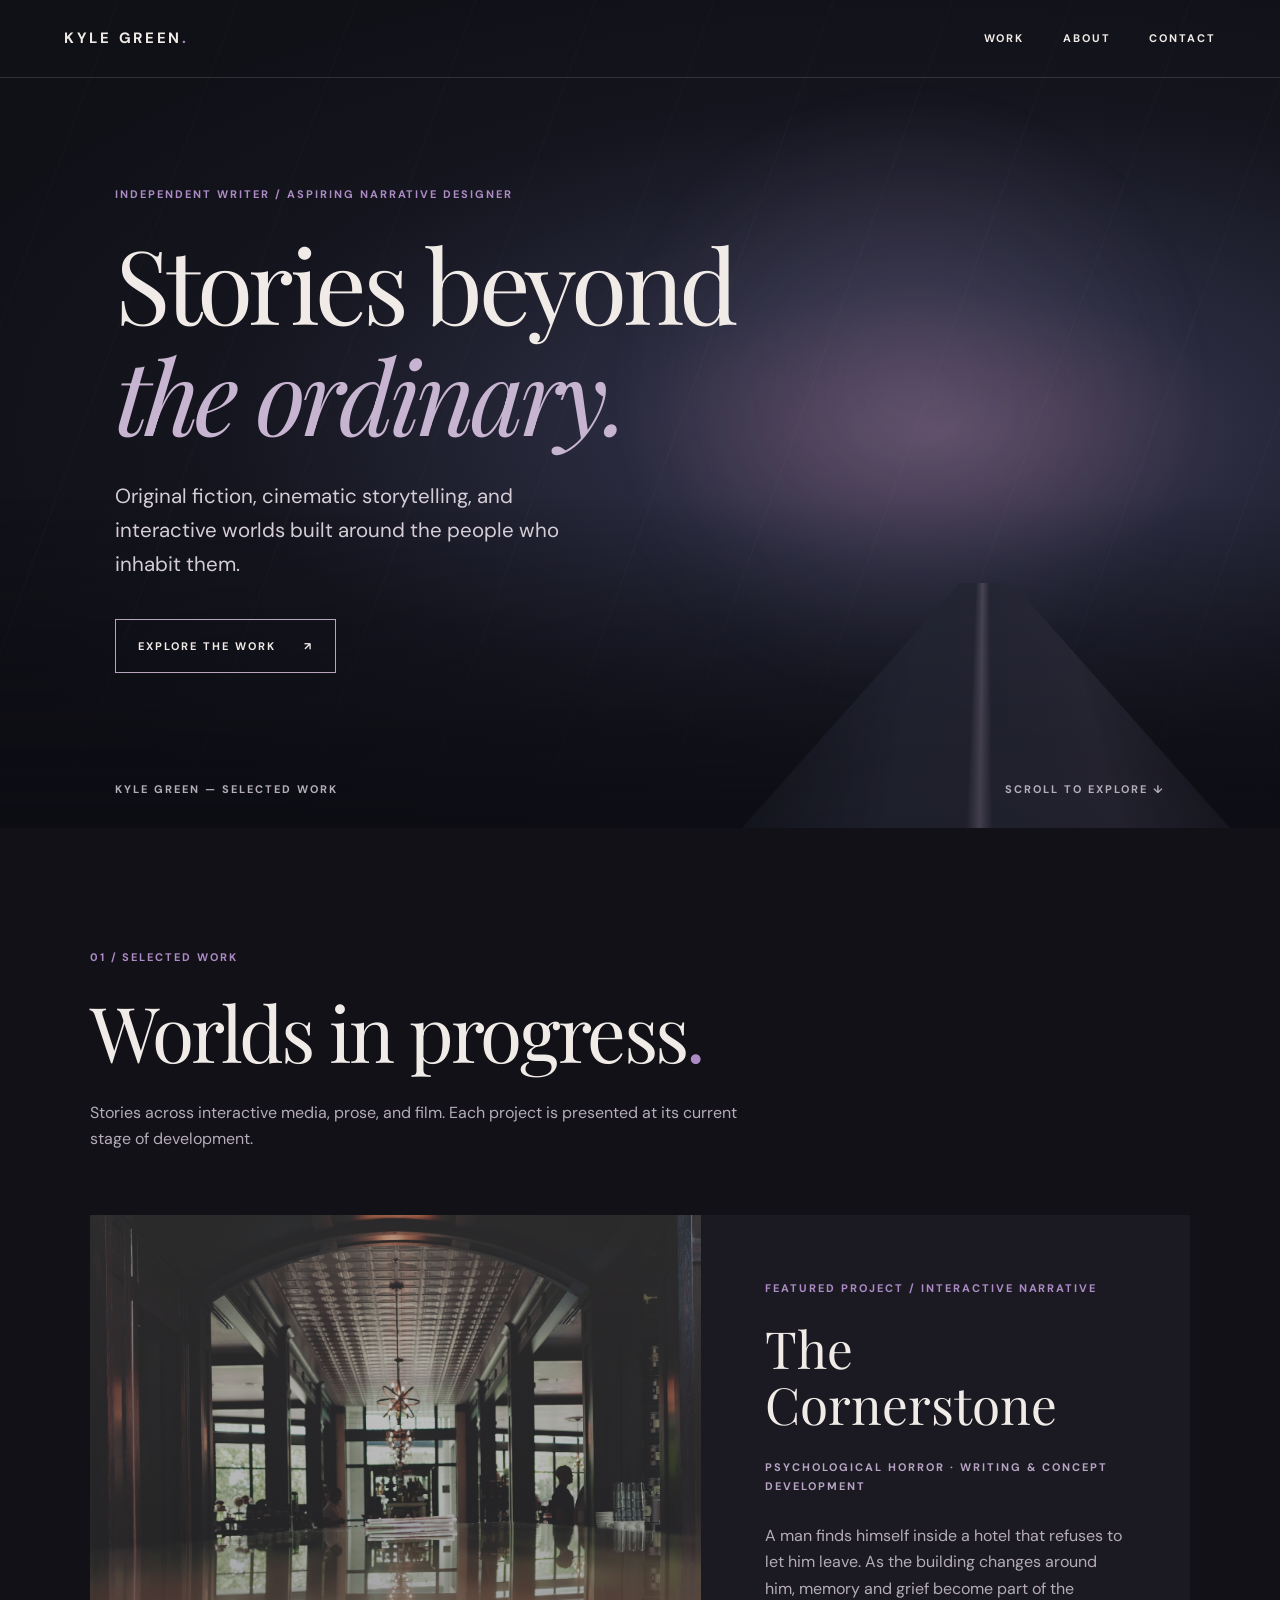
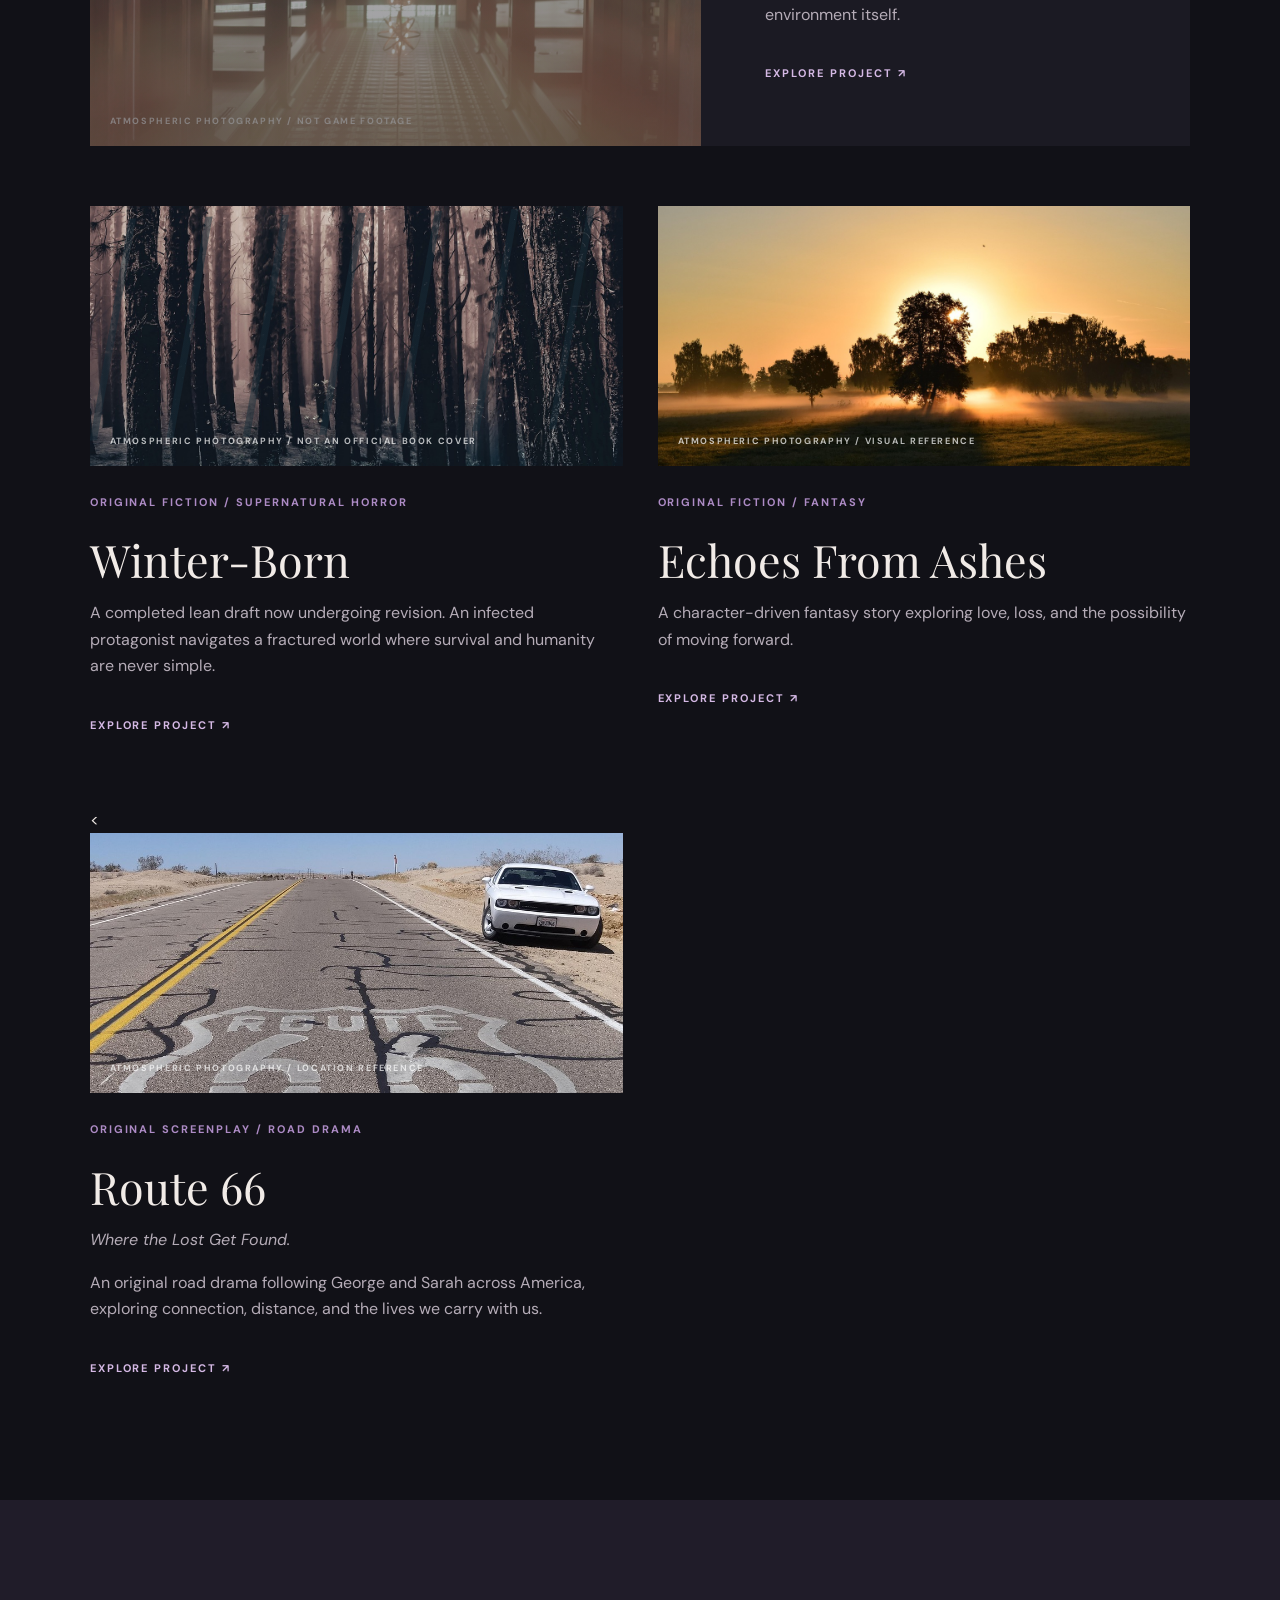
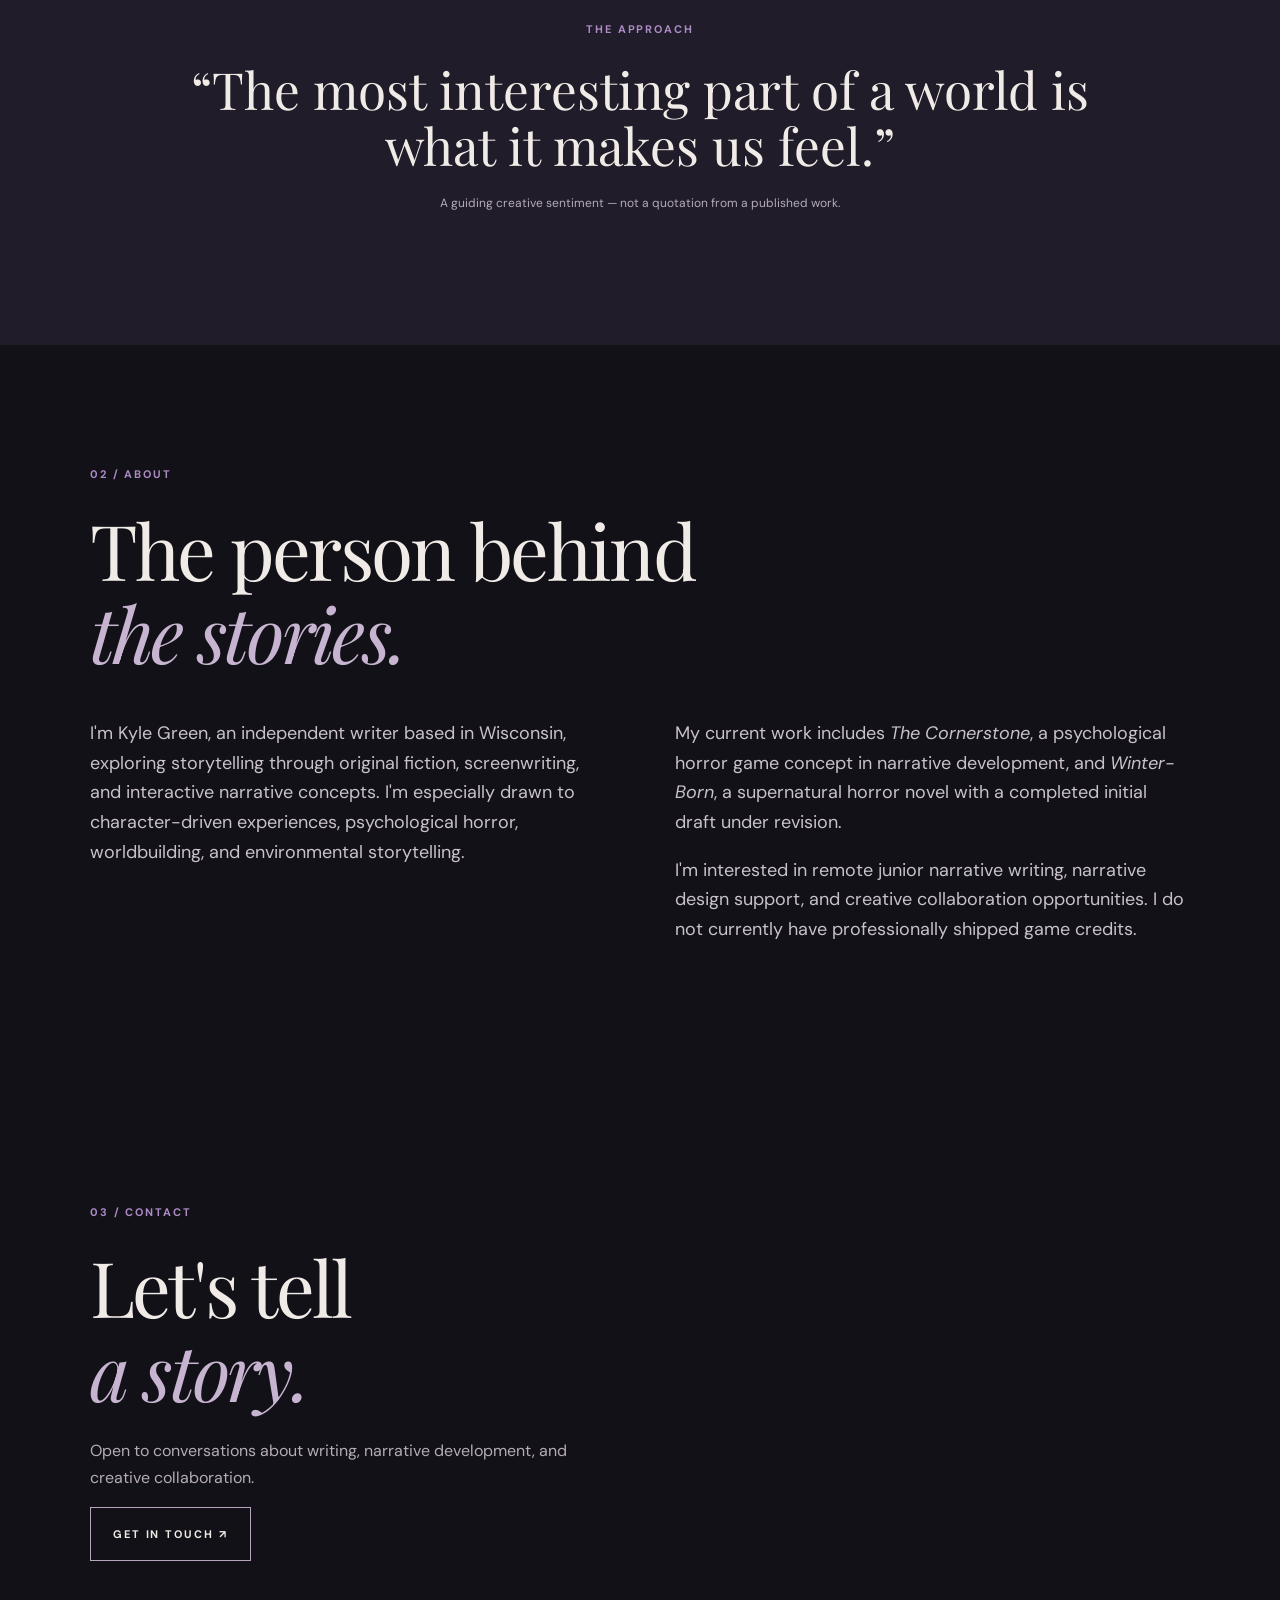
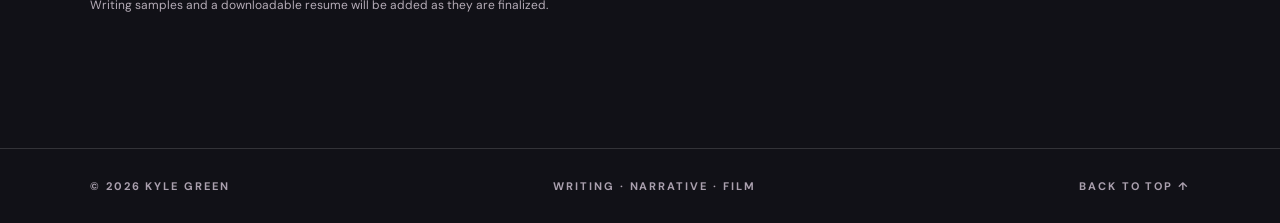
<file: index.html>
<!doctype html><html lang="en"><head><meta charset="utf-8"><meta name="viewport" content="width=device-width,initial-scale=1"><meta name="description" content="Kyle Green — independent writer and aspiring narrative designer. Selected fiction, film and interactive narrative projects."><title>Kyle Green | Writing & Narrative Design</title><link rel="stylesheet" href="style.css"></head><body><header class="nav"><a class="brand" href="#top">KYLE GREEN<span class="brand-dot">.</span></a><nav aria-label="Main navigation"><a href="#work">WORK</a><a href="#about">ABOUT</a><a href="#contact">CONTACT</a></nav></header><main id="top"><section class="hero"><div class="hero-scene" aria-hidden="true"><div class="glow"></div><div class="road"></div></div><div class="hero-content"><p class="eyebrow">INDEPENDENT WRITER / ASPIRING NARRATIVE DESIGNER</p><h1>Stories beyond<br><em>the ordinary.</em></h1><p class="lead">Original fiction, cinematic storytelling, and interactive worlds built around the people who inhabit them.</p><a class="link-button" href="#work">EXPLORE THE WORK <span aria-hidden="true">↗</span></a></div><div class="hero-foot">KYLE GREEN — SELECTED WORK <span>SCROLL TO EXPLORE ↓</span></div></section><section id="work" class="section work"><div class="section-head"><p class="eyebrow">01 / SELECTED WORK</p><h2>Worlds in progress<span class="accent">.</span></h2><p>Stories across interactive media, prose, and film. Each project is presented at its current stage of development.</p></div><article class="feature"><div class="art art-hotel">
  <img
    src="images/cornerstone-lobby.jpg"
    alt="Atmospheric photograph of a hotel lobby"
    style="width:100%; height:100%; object-fit:cover; display:block;"
  >
  <span class="art-caption">
    ATMOSPHERIC PHOTOGRAPHY / NOT GAME FOOTAGE
  </span>
</div></div><div class="project-info"><p class="eyebrow">FEATURED PROJECT / INTERACTIVE NARRATIVE</p><h3>The Cornerstone</h3><p class="meta">PSYCHOLOGICAL HORROR · WRITING & CONCEPT DEVELOPMENT</p><p>A man finds himself inside a hotel that refuses to let him leave. As the building changes around him, memory and grief become part of the environment itself.</p><a href="projects/cornerstone.html" class="text-link">EXPLORE PROJECT ↗</a></div></article><div class="project-grid"><article class="project">
<div class="art art-winter">
  <img
    src="images/winter-born.jpg"
    alt="Atmospheric forest photograph representing Winter-Born"
    style="width:100%; height:100%; object-fit:cover; display:block;"
  >
  <span class="art-caption">
    ATMOSPHERIC PHOTOGRAPHY / NOT AN OFFICIAL BOOK COVER
  </span>
</div>
<p class="eyebrow">ORIGINAL FICTION / SUPERNATURAL HORROR</p><h3>Winter-Born</h3><p>A completed lean draft now undergoing revision. An infected protagonist navigates a fractured world where survival and humanity are never simple.</p><a href="projects/winter-born.html" class="text-link">EXPLORE PROJECT ↗</a></article><article class="project">
<div class="art art-echoes">
  <img
    src="images/Echoes-Sunrise.jpg"
    alt="Golden sunrise over a misty landscape, representing Echoes From Ashes"
    style="width:100%; height:100%; object-fit:cover; display:block;"
  >
  <span class="art-caption">
    ATMOSPHERIC PHOTOGRAPHY / VISUAL REFERENCE
  </span>
</div>
<p class="eyebrow">ORIGINAL FICTION / FANTASY</p><h3>Echoes From Ashes</h3><p>A character-driven fantasy story exploring love, loss, and the possibility of moving forward.</p><a href="projects/echoes.html" class="text-link">EXPLORE PROJECT ↗</a></article><article class="project"><
<div class="art art-route">
  <img
    src="images/Route-66.jpg"
    alt="An open highway representing the journey in Route 66"
    style="width:100%; height:100%; object-fit:cover; display:block;"
  >
  <span class="art-caption">
    ATMOSPHERIC PHOTOGRAPHY / LOCATION REFERENCE
  </span>
</div>

<p class="eyebrow">ORIGINAL SCREENPLAY / ROAD DRAMA</p>

<h3>Route 66</h3>

<p>
  <em>Where the Lost Get Found.</em>
</p>

<p>
  An original road drama following George and Sarah
  across America, exploring connection, distance,
  and the lives we carry with us.
</p>
<a href="projects/route-66.html" class="text-link">EXPLORE PROJECT ↗</a></article><article class="project" style="display: none"><div class="art art-canvas"><span class="art-caption">CREATIVE PLATFORM</span></div><p class="eyebrow">MEDIA / CREATIVE EXPLORATION</p><h3>Beyond the Canvas</h3><p>A personal creative platform for reflections on stories, games, film, and the experience of making things.</p><a href="projects/beyond-the-canvas.html" class="text-link">EXPLORE PROJECT ↗</a></article></div></section><section class="statement"><p class="eyebrow">THE APPROACH</p><blockquote>“The most interesting part of a world is what it makes us feel.”</blockquote><p>A guiding creative sentiment — not a quotation from a published work.</p></section><section id="about" class="section about"><p class="eyebrow">02 / ABOUT</p><h2>The person behind<br><em>the stories.</em></h2><div class="about-grid"><p>I'm Kyle Green, an independent writer based in Wisconsin, exploring storytelling through original fiction, screenwriting, and interactive narrative concepts. I'm especially drawn to character-driven experiences, psychological horror, worldbuilding, and environmental storytelling.</p><div><p>My current work includes <em>The Cornerstone</em>, a psychological horror game concept in narrative development, and <em>Winter-Born</em>, a supernatural horror novel with a completed initial draft under revision.</p><p>I'm interested in remote junior narrative writing, narrative design support, and creative collaboration opportunities. I do not currently have professionally shipped game credits.</p></div></div></section><section id="contact" class="section contact"><p class="eyebrow">03 / CONTACT</p><h2>Let's tell<br><em>a story.</em></h2><p>Open to conversations about writing, narrative development, and creative collaboration.</p><a class="link-button" href="mailto:BeyondTheCanvas.Co@gmail.com">GET IN TOUCH ↗</a><p class="fineprint">Writing samples and a downloadable resume will be added as they are finalized.</p></section></main><footer><span>© <span id="year"></span> KYLE GREEN</span><span>WRITING · NARRATIVE · FILM</span><a href="#top">BACK TO TOP ↑</a></footer><script src="script.js"></script></body></html>
</file>
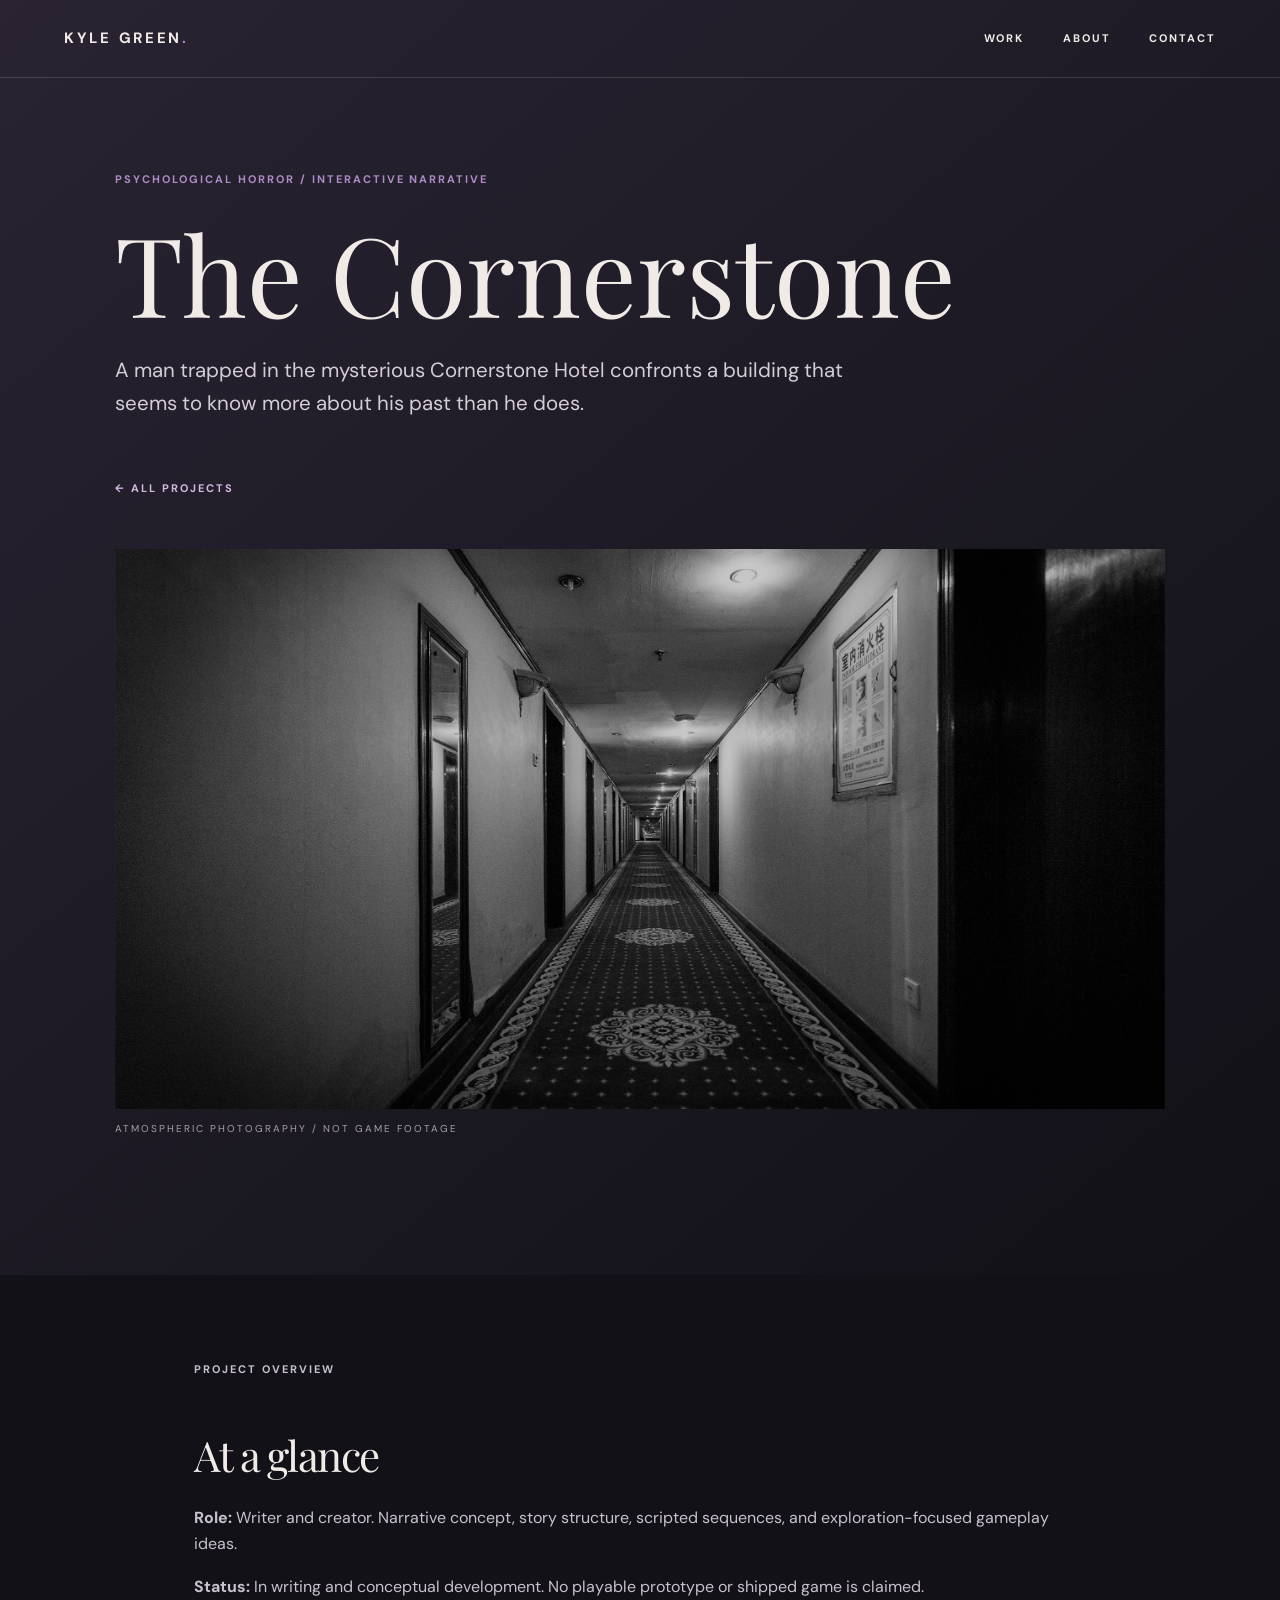
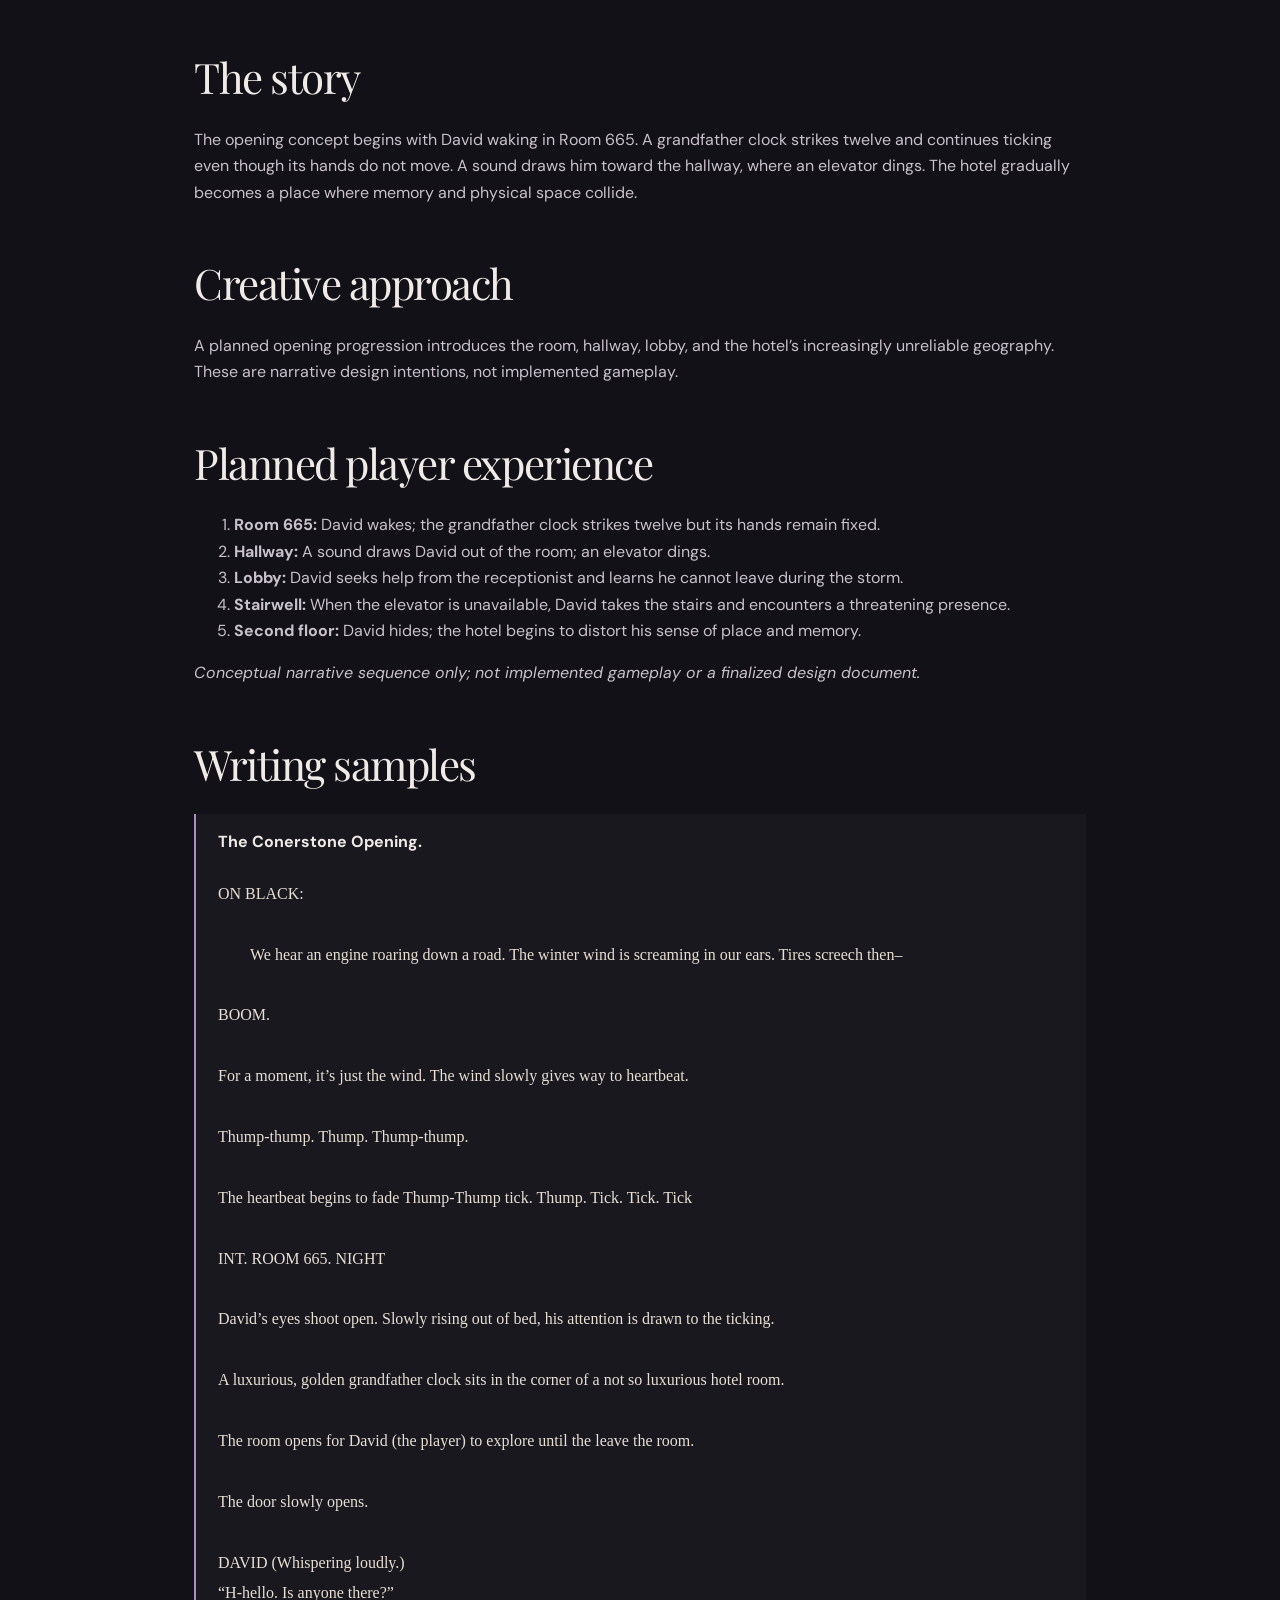
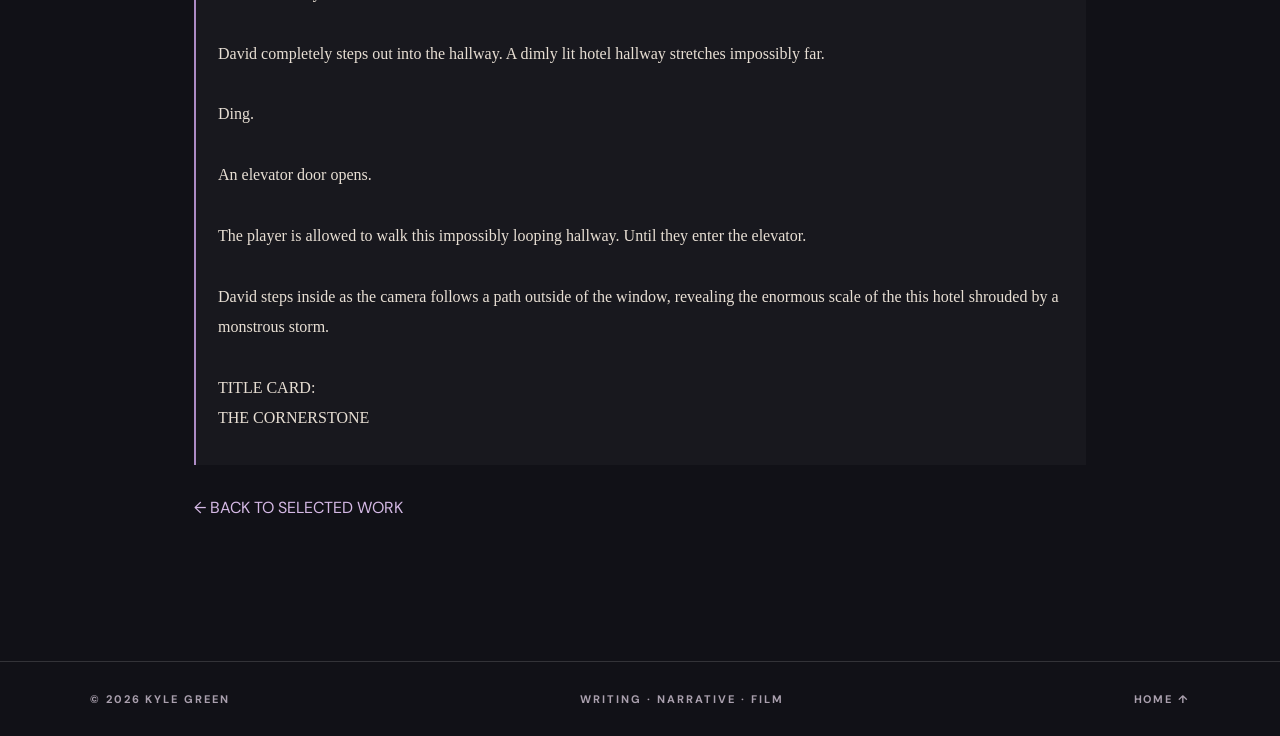
<file: projects/cornerstone.html>
<!doctype html><html lang="en"><head><meta charset="utf-8"><meta name="viewport" content="width=device-width,initial-scale=1"><title>The Cornerstone | Kyle Green</title><link rel="stylesheet" href="../style.css"></head><body><header class="nav"><a class="brand" href="../index.html">KYLE GREEN<span class="brand-dot">.</span></a><nav><a href="../index.html#work">WORK</a><a href="../index.html#about">ABOUT</a><a href="../index.html#contact">CONTACT</a></nav></header><main><section class="detail-hero"><p class="eyebrow">PSYCHOLOGICAL HORROR / INTERACTIVE NARRATIVE</p><h1>The Cornerstone</h1><p class="lead">A man trapped in the mysterious Cornerstone Hotel confronts a building that seems to know more about his past than he does.</p><a class="text-link" href="../index.html#work">← ALL PROJECTS</a>
<!-- The Cornerstone: corridor photograph -->
<figure class="cornerstone-photo">
  <img
    src="../images/cornerstone-corridor.jpg"
    alt="A dimly lit corridor representing the atmosphere of The Cornerstone Hotel"
  >
  <figcaption>
    ATMOSPHERIC PHOTOGRAPHY / NOT GAME FOOTAGE
  </figcaption>
</figure>
</section><div class="detail-body"><p class="eyebrow">PROJECT OVERVIEW</p><h2>At a glance</h2><p><strong>Role:</strong> Writer and creator. Narrative concept, story structure, scripted sequences, and exploration-focused gameplay ideas.</p><p><strong>Status:</strong> In writing and conceptual development. No playable prototype or shipped game is claimed.</p><h2>The story</h2><p>The opening concept begins with David waking in Room 665. A grandfather clock strikes twelve and continues ticking even though its hands do not move. A sound draws him toward the hallway, where an elevator dings. The hotel gradually becomes a place where memory and physical space collide.</p><h2>Creative approach</h2><p>A planned opening progression introduces the room, hallway, lobby, and the hotel’s increasingly unreliable geography. These are narrative design intentions, not implemented gameplay.</p><h2>Planned player experience</h2><ol><li><strong>Room 665:</strong> David wakes; the grandfather clock strikes twelve but its hands remain fixed.</li><li><strong>Hallway:</strong> A sound draws David out of the room; an elevator dings.</li><li><strong>Lobby:</strong> David seeks help from the receptionist and learns he cannot leave during the storm.</li><li><strong>Stairwell:</strong> When the elevator is unavailable, David takes the stairs and encounters a threatening presence.</li><li><strong>Second floor:</strong> David hides; the hotel begins to distort his sense of place and memory.</li></ol><p><em>Conceptual narrative sequence only; not implemented gameplay or a finalized design document.</em></p><h2>Writing samples</h2><div class="notice"><strong>The Conerstone Opening.</strong><pre class="script-sample"<p>ON BLACK:

	We hear an engine roaring down a road. The winter wind is screaming in our ears. Tires screech then–

BOOM. 

For a moment, it’s just the wind. The wind slowly gives way to heartbeat.

Thump-thump. Thump. Thump-thump.

The heartbeat begins to fade Thump-Thump tick. Thump. Tick. Tick. Tick

INT. ROOM 665. NIGHT

David’s eyes shoot open. Slowly rising out of bed, his attention is drawn to the ticking.

A luxurious, golden grandfather clock sits in the corner of a not so luxurious hotel room.

The room opens for David (the player) to explore until the leave the room.

The door slowly opens.

DAVID (Whispering loudly.)
“H-hello. Is anyone there?”

David completely steps out into the hallway. A dimly lit hotel hallway stretches impossibly far.

Ding.

An elevator door opens.

The player is allowed to walk this impossibly looping hallway. Until they enter the elevator.

David steps inside as the camera follows a path outside of the window, revealing the enormous scale of the this hotel shrouded by a monstrous storm.

TITLE CARD:
THE CORNERSTONE</pre>
</p></div><a class="back" href="../index.html#work">← BACK TO SELECTED WORK</a></div></main><footer><span>© <span id="year"></span> KYLE GREEN</span><span>WRITING · NARRATIVE · FILM</span><a href="../index.html">HOME ↑</a></footer><script src="../script.js"></script></body></html>
</file>
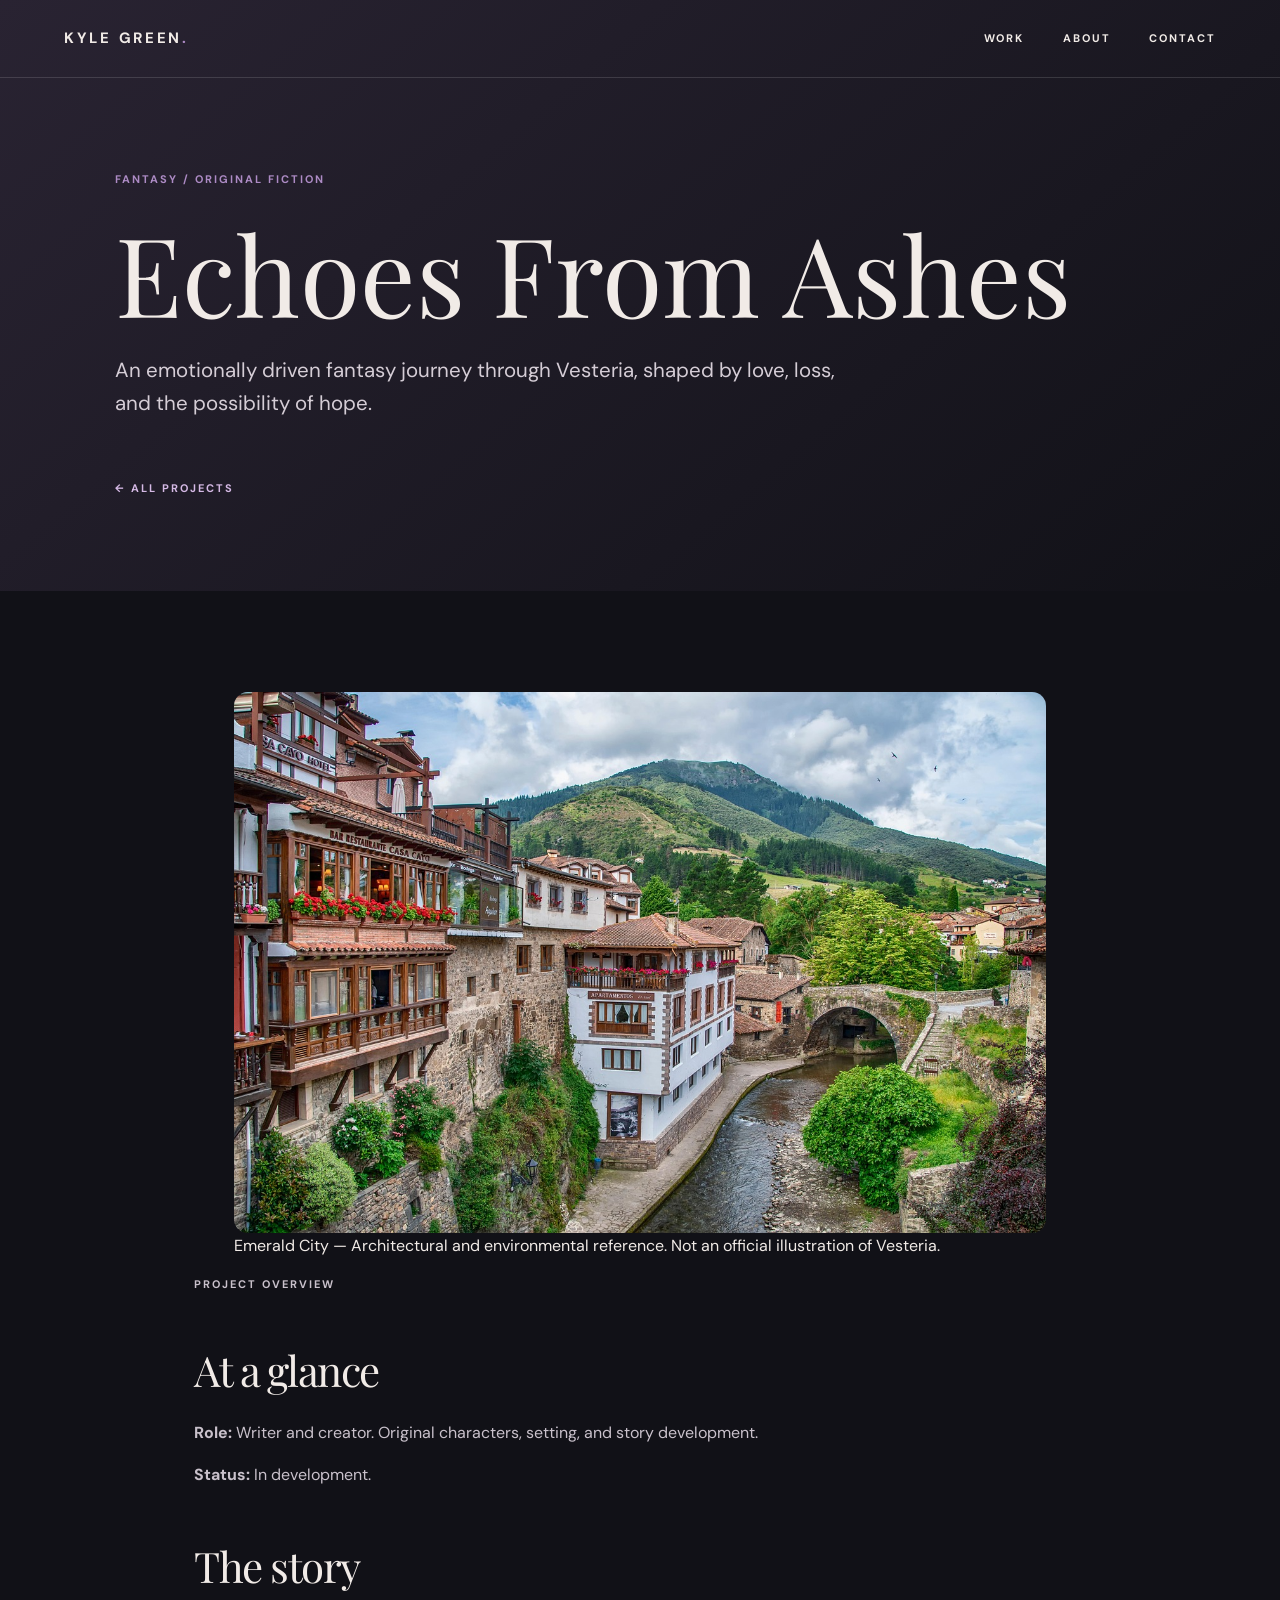
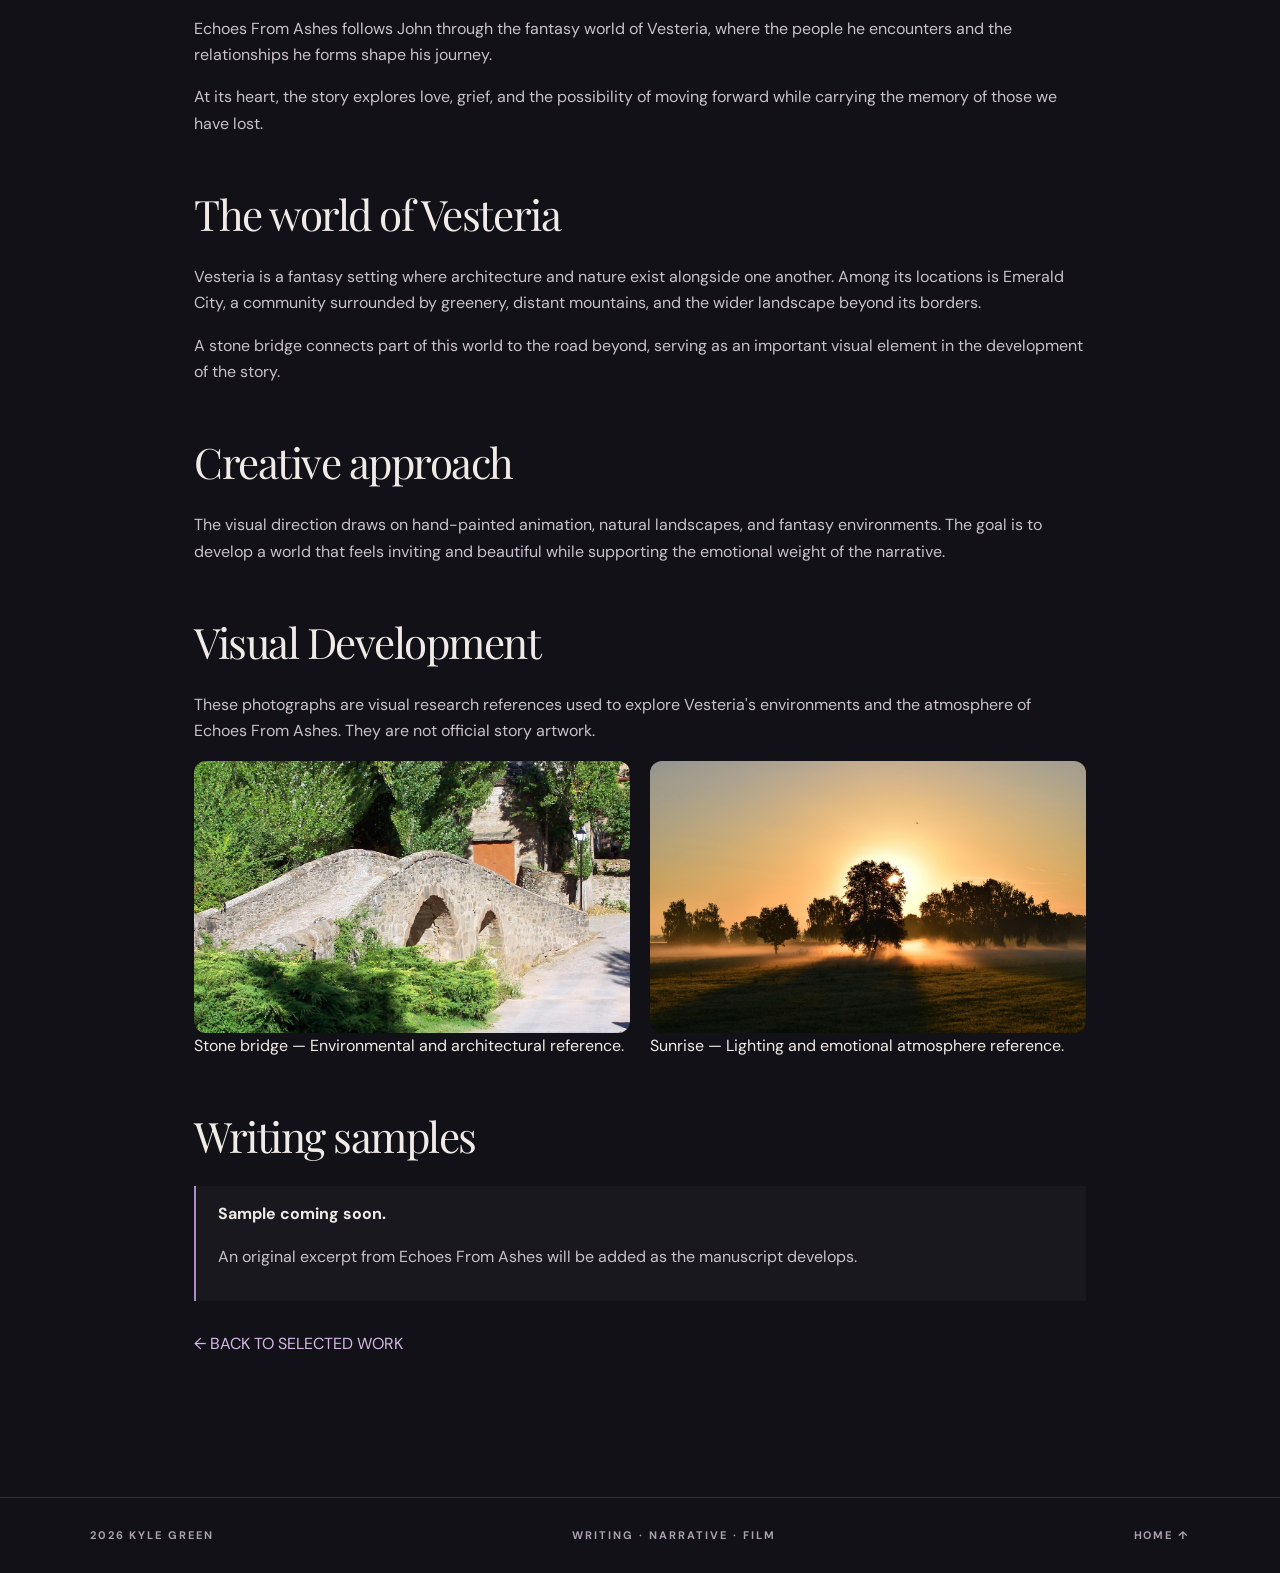
<file: projects/echoes.html>
<!doctype html>
<html lang="en">
<head>
  <meta charset="utf-8">
  <meta name="viewport" content="width=device-width, initial-scale=1">
  <title>Echoes From Ashes | Kyle Green</title>
  <link rel="stylesheet" href="../style.css">
</head>

<body>

<header class="nav">
  <a class="brand" href="../index.html">
    KYLE GREEN<span class="brand-dot">.</span>
  </a>
  <nav>
    <a href="../index.html#work">WORK</a>
    <a href="../index.html#about">ABOUT</a>
    <a href="../index.html#contact">CONTACT</a>
  </nav>
</header>

<main>

  <section class="detail-hero">
    <p class="eyebrow">FANTASY / ORIGINAL FICTION</p>

    <h1>Echoes From Ashes</h1>

    <p class="lead">
      An emotionally driven fantasy journey through Vesteria,
      shaped by love, loss, and the possibility of hope.
    </p>

    <a class="text-link" href="../index.html#work">
      ← ALL PROJECTS
    </a>
  </section>

  <div class="detail-body">

    <figure>
      <img
        src="../images/Echoes-Emerald-City.jpg"
        alt="Mountain village with stone buildings and greenery, used as a visual reference for Emerald City"
        style="width:100%; height:auto; border-radius:14px; display:block;"
      >
      <figcaption>
        Emerald City — Architectural and environmental reference.
        Not an official illustration of Vesteria.
      </figcaption>
    </figure>

    <p class="eyebrow">PROJECT OVERVIEW</p>

    <h2>At a glance</h2>

    <p><strong>Role:</strong> Writer and creator. Original characters, setting, and story development.</p>

    <p><strong>Status:</strong> In development.</p>

    <h2>The story</h2>

    <p>
      Echoes From Ashes follows John through the fantasy world of
      Vesteria, where the people he encounters and the relationships
      he forms shape his journey.
    </p>

    <p>
      At its heart, the story explores love, grief, and the
      possibility of moving forward while carrying the memory
      of those we have lost.
    </p>

    <h2>The world of Vesteria</h2>

    <p>
      Vesteria is a fantasy setting where architecture and nature
      exist alongside one another. Among its locations is Emerald
      City, a community surrounded by greenery, distant mountains,
      and the wider landscape beyond its borders.
    </p>

    <p>
      A stone bridge connects part of this world to the road
      beyond, serving as an important visual element in the
      development of the story.
    </p>

    <h2>Creative approach</h2>

    <p>
      The visual direction draws on hand-painted animation,
      natural landscapes, and fantasy environments. The goal
      is to develop a world that feels inviting and beautiful
      while supporting the emotional weight of the narrative.
    </p>

    <h2>Visual Development</h2>

    <p>
      These photographs are visual research references used to
      explore Vesteria's environments and the atmosphere of
      Echoes From Ashes. They are not official story artwork.
    </p>

    <div style="display:grid; grid-template-columns:repeat(auto-fit,minmax(240px,1fr)); gap:20px;">

      <figure style="margin:0;">
        <img
          src="../images/Echoes-Stone-Bridge.jpg"
          alt="Small stone bridge surrounded by greenery"
          style="width:100%; aspect-ratio:16/10; object-fit:cover; border-radius:12px; display:block;"
        >
        <figcaption>
          Stone bridge — Environmental and architectural reference.
        </figcaption>
      </figure>

      <figure style="margin:0;">
        <img
          src="../images/Echoes-Sunrise.jpg"
          alt="Golden sunrise illuminating trees and mist"
          style="width:100%; aspect-ratio:16/10; object-fit:cover; border-radius:12px; display:block;"
        >
        <figcaption>
          Sunrise — Lighting and emotional atmosphere reference.
        </figcaption>
      </figure>

    </div>

    <h2>Writing samples</h2>

    <div class="notice">
      <strong>Sample coming soon.</strong>
      <p>
        An original excerpt from Echoes From Ashes will be
        added as the manuscript develops.
      </p>
    </div>

    <a class="back" href="../index.html#work">
      ← BACK TO SELECTED WORK
    </a>

  </div>

</main>

<footer>
  <span><span id="year"></span> KYLE GREEN</span>
  <span>WRITING · NARRATIVE · FILM</span>
  <a href="../index.html">HOME ↑</a>
</footer>

<script src="../script.js"></script>

</body>
</html>
</file>
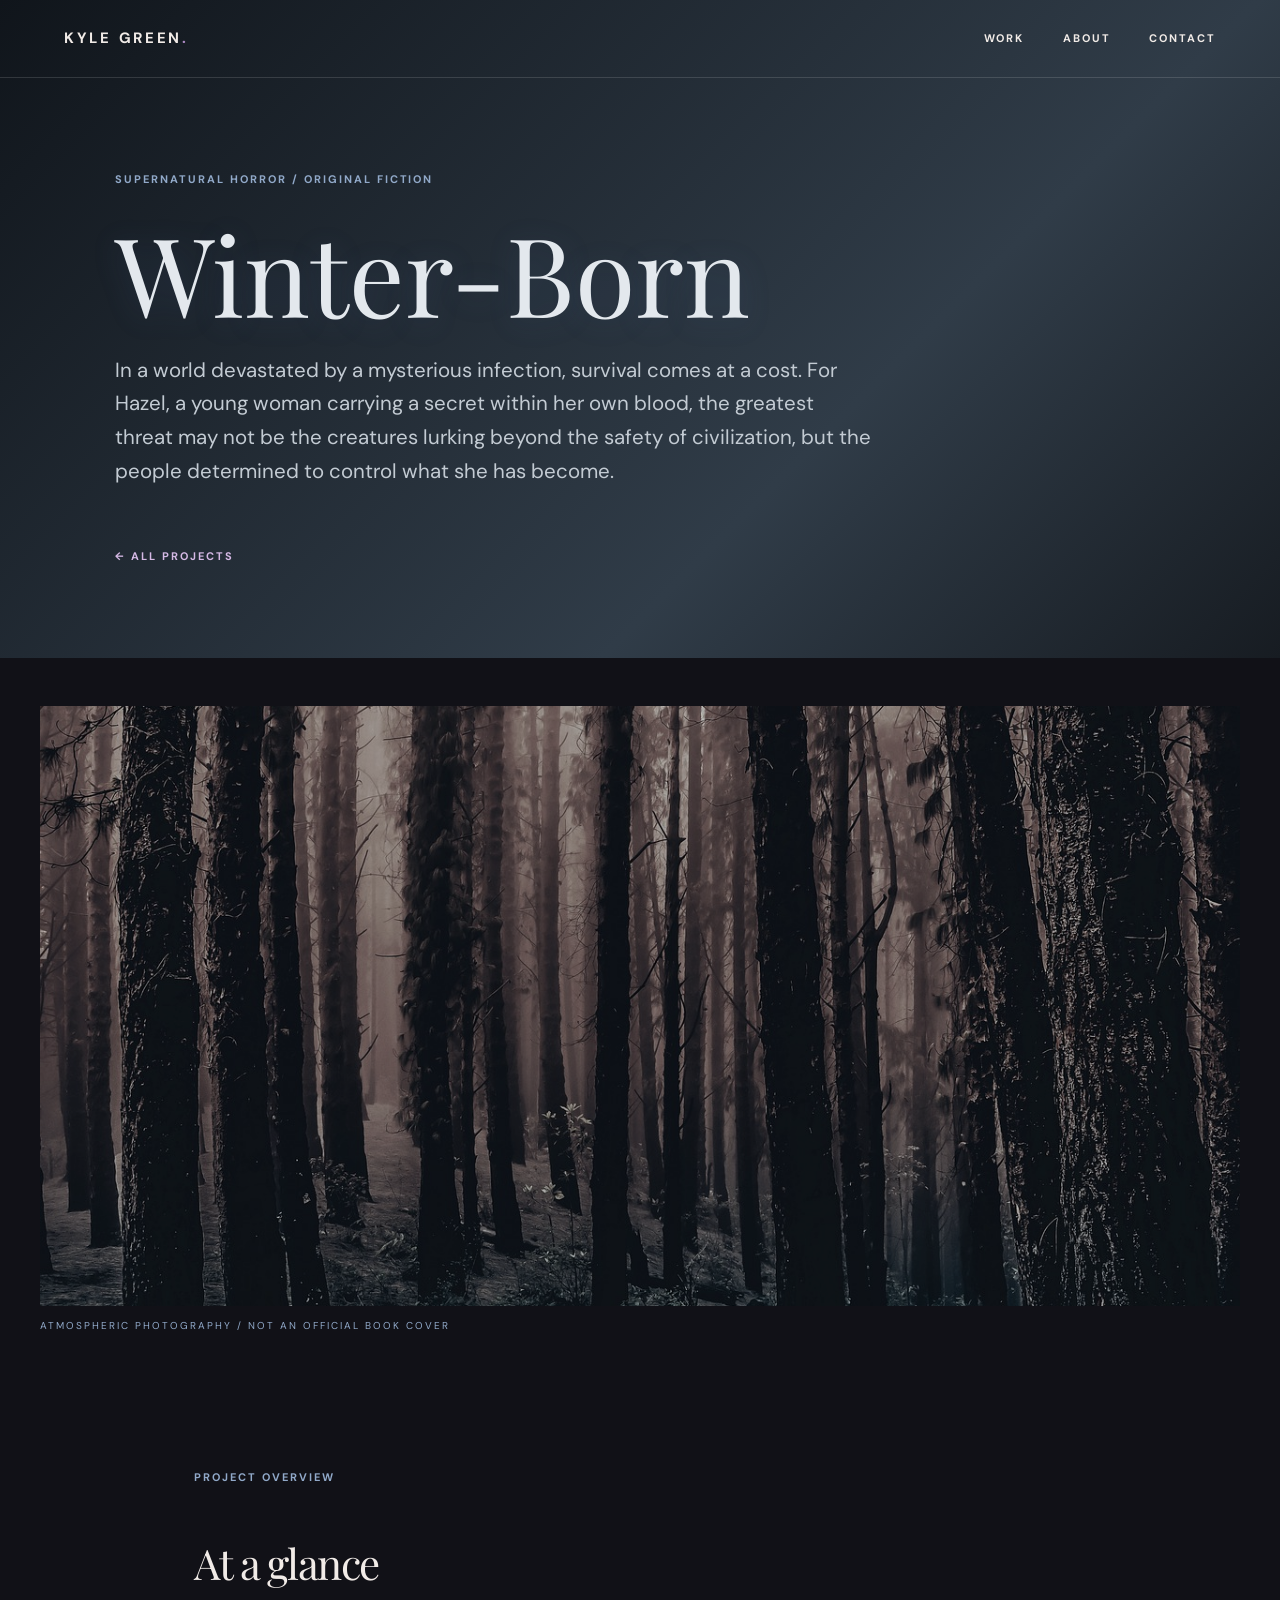
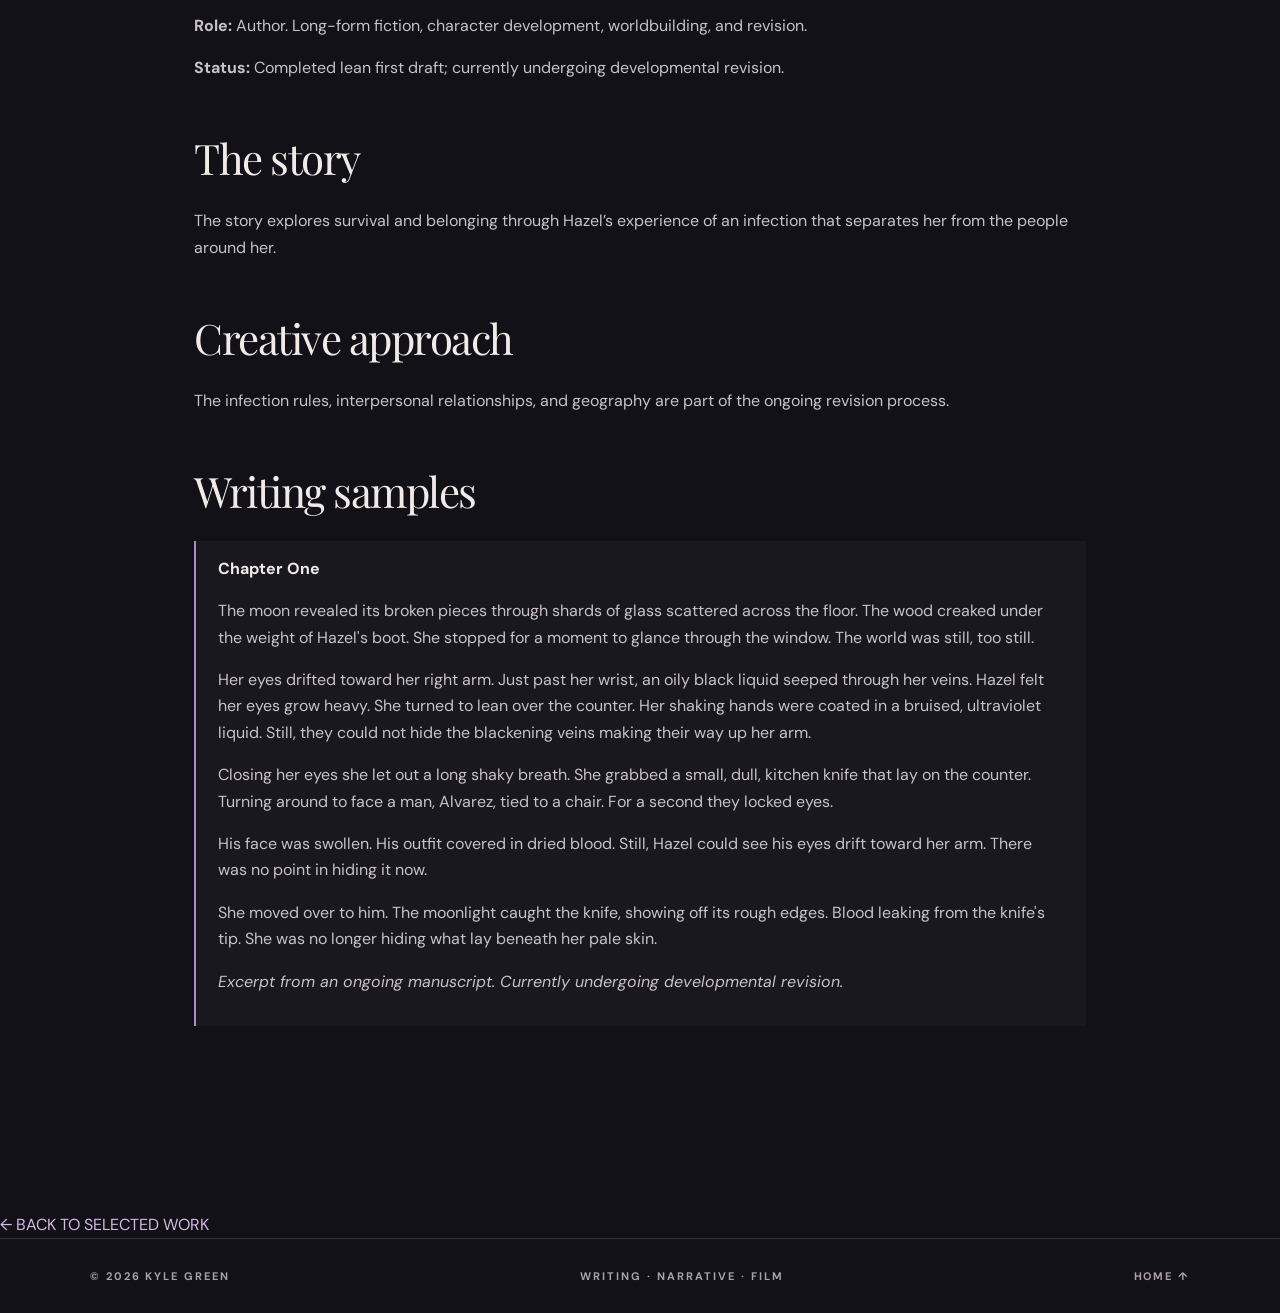
<file: projects/winter-born.html>
<!doctype html><html lang="en"><head><meta charset="utf-8"><meta name="viewport" content="width=device-width,initial-scale=1"><title>Winter-Born | Kyle Green</title><link rel="stylesheet" href="../style.css"></head><body class="winter-born-page"><header class="nav"><a class="brand" href="../index.html">KYLE GREEN<span class="brand-dot">.</span></a><nav><a href="../index.html#work">WORK</a><a href="../index.html#about">ABOUT</a><a href="../index.html#contact">CONTACT</a></nav></header><main><section class="detail-hero"><p class="eyebrow">SUPERNATURAL HORROR / ORIGINAL FICTION</p><h1>Winter-Born</h1><p class="lead">In a world devastated by a mysterious infection,
  survival comes at a cost. For Hazel, a young woman
  carrying a secret within her own blood, the greatest
  threat may not be the creatures lurking beyond the
  safety of civilization, but the people determined
  to control what she has become.</p><a class="text-link" href="../index.html#work">← ALL PROJECTS</a></section>
<!-- Winter-Born atmospheric photograph -->
<figure class="winter-born-photo">
  <img
    src="../images/winter-born.jpg"
    alt="A forest representing the atmosphere of Winter-Born"
  >
  <figcaption>
    ATMOSPHERIC PHOTOGRAPHY / NOT AN OFFICIAL BOOK COVER
  </figcaption>
</figure>
<div class="detail-body"><p class="eyebrow">PROJECT OVERVIEW</p><h2>At a glance</h2><p><strong>Role:</strong> Author. Long-form fiction, character development, worldbuilding, and revision.</p><p><strong>Status:</strong> Completed lean first draft; currently undergoing developmental revision.</p><h2>The story</h2><p>The story explores survival and belonging through Hazel’s experience of an infection that separates her from the people around her.</p><h2>Creative approach</h2><p>The infection rules, interpersonal relationships, and geography are part of the ongoing revision process.</p>
<h2>Writing samples</h2>

<div class="notice">
  <strong>Chapter One</strong>

  <p>
    The moon revealed its broken pieces through shards of glass
    scattered across the floor. The wood creaked under the weight
    of Hazel's boot. She stopped for a moment to glance through
    the window. The world was still, too still.
  </p>

  <p>
    Her eyes drifted toward her right arm. Just past her wrist,
    an oily black liquid seeped through her veins. Hazel felt
    her eyes grow heavy. She turned to lean over the counter.
    Her shaking hands were coated in a bruised, ultraviolet
    liquid. Still, they could not hide the blackening veins
    making their way up her arm.
  </p>

  <p>
    Closing her eyes she let out a long shaky breath.
    She grabbed a small, dull, kitchen knife that lay on
    the counter. Turning around to face a man, Alvarez,
    tied to a chair. For a second they locked eyes.
  </p>

  <p>
    His face was swollen. His outfit covered in dried blood.
    Still, Hazel could see his eyes drift toward her arm.
    There was no point in hiding it now.
  </p>

  <p>
    She moved over to him. The moonlight caught the knife,
    showing off its rough edges. Blood leaking from the
    knife's tip. She was no longer hiding what lay beneath
    her pale skin.
  </p>

  <p><em>
    Excerpt from an ongoing manuscript.
    Currently undergoing developmental revision.
  </em></p>
</div>

</p></div><a class="back" href="../index.html#work">← BACK TO SELECTED WORK</a></div></main><footer><span>© <span id="year"></span> KYLE GREEN</span><span>WRITING · NARRATIVE · FILM</span><a href="../index.html">HOME ↑</a></footer><script src="../script.js"></script></body></html>
</file>
<file: style.css>
@import url('https://fonts.googleapis.com/css2?family=DM+Sans:wght@400;500;600;700&family=Playfair+Display:ital,wght@0,400;0,500;1,400&display=swap');:root{--bg:#111117;--panel:#1b1a23;--text:#f1ebe7;--muted:#b5acb7;--accent:#ad8bc5}*{box-sizing:border-box}html{scroll-behavior:smooth}body{margin:0;background:var(--bg);color:var(--text);font:16px/1.65 'DM Sans',Arial,sans-serif}a{color:inherit;text-decoration:none}a:focus-visible{outline:2px solid var(--accent);outline-offset:5px}.nav{height:78px;padding:0 clamp(22px,5vw,90px);display:flex;justify-content:space-between;align-items:center;position:absolute;z-index:5;width:100%;border-bottom:1px solid #ffffff22}.brand{font-size:15px;font-weight:700;letter-spacing:.18em}.brand-dot,.accent{color:var(--accent)}nav{display:flex;gap:clamp(14px,3vw,42px)}nav a,.eyebrow,.meta,.art-caption,.text-link,.hero-foot,.link-button,footer{font-size:11px;letter-spacing:.18em;font-weight:700}nav a:hover,.text-link:hover{color:var(--accent)}.hero{min-height:92vh;position:relative;overflow:hidden;display:flex;align-items:center;padding:150px clamp(24px,9vw,150px) 120px;background:radial-gradient(ellipse at 73% 52%,#55455d 0%,#292a3d 24%,#15151f 54%,#101017 80%)}.hero-scene{position:absolute;inset:0;opacity:.75;background:linear-gradient(180deg,transparent 60%,#0c0d13 100%),repeating-linear-gradient(110deg,transparent 0 110px,#ffffff06 111px 112px)}.glow{position:absolute;width:50vw;height:50vw;max-width:650px;max-height:650px;right:4%;top:8%;border-radius:50%;background:radial-gradient(circle,#b7a0c83a,transparent 65%);filter:blur(30px)}.road{position:absolute;right:3%;bottom:-32%;height:90%;width:40%;transform:perspective(550px) rotateX(55deg);background:linear-gradient(90deg,transparent 47%,#b9a5bc50 49%,transparent 51%),linear-gradient(90deg,transparent,#222431 35%,#282734 70%,transparent);clip-path:polygon(42% 0,58% 0,100% 100%,0 100%)}.hero-content{position:relative;max-width:800px}.eyebrow{color:var(--accent);margin:0 0 24px}.hero h1,h2,h3,.statement blockquote{font-family:'Playfair Display',Georgia,serif;font-weight:400;line-height:1.09}.hero h1{font-size:clamp(57px,8vw,120px);letter-spacing:-.045em;margin:0 0 30px}.hero h1 em,h2 em{font-weight:400;color:#c7b4d0}.lead{max-width:500px;font-size:clamp(17px,1.6vw,21px);color:#d5cdd6;margin-bottom:38px}.link-button{display:inline-flex;gap:28px;border:1px solid #b8a5bd;padding:17px 22px;transition:background .2s}.link-button:hover{background:#ffffff1a}.hero-foot{position:absolute;bottom:30px;left:clamp(24px,9vw,150px);right:clamp(24px,9vw,150px);display:flex;justify-content:space-between;color:#b6adbb}.section{max-width:1380px;margin:auto;padding:120px clamp(24px,7vw,110px)}.section-head{max-width:650px;margin-bottom:62px}.section-head p:last-child{color:var(--muted)}h2{font-size:clamp(46px,6vw,85px);letter-spacing:-.035em;margin:0 0 26px}.feature{display:grid;grid-template-columns:1.25fr 1fr;background:var(--panel);margin-bottom:60px}.art{min-height:350px;position:relative;overflow:hidden}.art-caption{position:absolute;bottom:18px;left:20px;color:#ffffffb3;font-size:9px}.art-hotel{background:radial-gradient(ellipse at 50% 45%,#bda78b60,transparent 40%),linear-gradient(90deg,#101017 0 15%,#39323b 16% 18%,#17161d 20% 80%,#39323b 82% 84%,#101017 85%),linear-gradient(#433d44,#101017)}.hotel-door{position:absolute;left:39%;top:17%;width:22%;height:78%;border:8px solid #62535a;background:linear-gradient(90deg,#1b1a21,#4b4145,#1b1a21);box-shadow:0 0 100px #d1ad7940}.hotel-lamps:before,.hotel-lamps:after{content:'';position:absolute;top:26%;width:11px;height:35px;background:#e7bd85;box-shadow:0 0 35px 14px #dfb06b66}.hotel-lamps:before{left:23%}.hotel-lamps:after{right:23%}.project-info{padding:clamp(30px,5vw,80px);display:flex;flex-direction:column;justify-content:center}.project-info h3{font-size:clamp(40px,4vw,65px);margin:0 0 15px}.meta{color:#b6a4c2;line-height:1.7}.project-info>p:not(.eyebrow):not(.meta),.project p:not(.eyebrow){color:var(--muted)}.text-link{display:inline-block;margin-top:20px;color:#d5b9e5}.project-grid{display:grid;grid-template-columns:repeat(2,minmax(0,1fr));gap:70px 35px}.project .art{min-height:250px;margin-bottom:27px}.project h3{font-size:clamp(32px,3.5vw,50px);margin:0 0 10px}.art-winter{background:linear-gradient(180deg,#3d5268 0%,#a3b1bd 54%,#d6d9d7 55%,#546171 100%)}.art-winter:before{content:'';position:absolute;inset:0;background:repeating-linear-gradient(100deg,transparent 0 40px,#182d3980 41px 47px,transparent 48px 75px);clip-path:polygon(0 5%,100% 0,100% 85%,0 90%)}.art-echoes{background:radial-gradient(circle at 76% 18%,#f7d8a2 0 8%,transparent 20%),linear-gradient(180deg,#8faeaa,#b8c6a0 55%,#415d50 56%,#273d3c)}.art-echoes:after{content:'';position:absolute;bottom:0;left:10%;width:80%;height:55%;border:16px solid #5c6e62;border-bottom:0;border-radius:55% 55% 0 0;opacity:.7}.art-route{background:linear-gradient(180deg,#b06f6b,#d6aa8d 50%,#443b49 51%,#1e1c2c)}.art-route:after{content:'';position:absolute;bottom:0;left:26%;width:48%;height:57%;background:linear-gradient(90deg,#3a3340,#75646b,#3a3340);clip-path:polygon(45% 0,55% 0,100% 100%,0 100%)}.art-canvas{background:radial-gradient(circle at 60% 50%,#806a9a,#292335 45%,#16141e 85%)}.art-canvas:after{content:'BEYOND THE CANVAS';position:absolute;top:42%;left:8%;right:8%;text-align:center;letter-spacing:.25em;font-size:clamp(12px,2vw,24px);color:#eee2f0}.statement{text-align:center;padding:120px 24px;background:#201c29}.statement blockquote{font-size:clamp(30px,4vw,60px);max-width:900px;margin:0 auto 20px}.statement>p:last-child{font-size:12px;color:var(--muted)}.about-grid{display:grid;grid-template-columns:1fr 1fr;gap:70px;color:#c9c1cb;font-size:18px}.contact{min-height:530px}.contact>p:not(.eyebrow){color:var(--muted);max-width:500px}.fineprint{font-size:12px;margin-top:35px}footer{padding:28px clamp(24px,7vw,110px);display:flex;justify-content:space-between;gap:15px;border-top:1px solid #ffffff24;color:#aaa0ae}.detail-hero{padding:170px clamp(24px,9vw,150px) 90px;background:linear-gradient(140deg,#292332,#111117);min-height:55vh}.detail-hero h1{font:400 clamp(58px,9vw,110px)/1.1 'Playfair Display',Georgia,serif;margin:0 0 20px}.detail-hero .lead{max-width:760px}.detail-body{max-width:940px;margin:auto;padding:85px 24px 140px}.detail-body h2{font-size:42px;margin-top:55px}.detail-body p,.detail-body li{color:#c9c1cb}.detail-body .notice{border-left:2px solid var(--accent);padding:15px 22px;background:#ffffff08}.sample{background:#201e28;padding:28px;margin:30px 0;border-radius:2px}.sample p{margin:0}.back{display:inline-block;margin-top:30px;color:#d5b9e5}@media(max-width:760px){.nav{height:70px}.nav nav{gap:13px}nav a{font-size:9px}.hero{min-height:760px}.hero-foot{font-size:9px}.feature,.project-grid,.about-grid{grid-template-columns:1fr}.feature .art{min-height:300px}.project-grid{gap:50px}.section{padding-top:80px;padding-bottom:80px}.statement{padding:80px 24px}footer{flex-wrap:wrap;font-size:9px}}
/* The Cornerstone — cinematic photo treatment */
.art-hotel {
  position: relative;
  overflow: hidden;
}

.art-hotel::after {
  content: "";
  position: absolute;
  inset: 0;
  background: linear-gradient(
    to bottom,
    rgba(12, 12, 18, 0.15),
    rgba(12, 12, 18, 0.45)
  );
  pointer-events: none;
}

/* The Cornerstone — corridor showcase */

.cornerstone-photo {
  margin: 48px auto;
  max-width: 1200px;
}

.cornerstone-photo img {
  display: block;
  width: 100%;
  height: auto;
  max-height: 560px;
  object-fit: cover;
  filter: brightness(0.78);
}

.cornerstone-photo figcaption {
  margin-top: 12px;
  color: #a7a0a5;
  font-size: 10px;
  letter-spacing: 2px;
  text-transform: uppercase;
}

/* Screenplay writing samples */

.script-sample {
  white-space: pre-wrap;
  overflow-wrap: anywhere;
  font-family: Georgia, serif;
  font-size: 16px;
  font-weight: 400;
  line-height: 1.9;
  color: #e8dfd4;
  margin-top: 24px;
}

/* WINTER-BORN — atmospheric treatment */

body:has(.winter-born-page) {
  background: #10151b;
  color: #d7d9d4;
}

.winter-born-page .detail-hero {
  background: linear-gradient(
    135deg,
    #10151b 0%,
    #303c48 65%,
    #171c22 100%
  );
}

.winter-born-page .eyebrow {
  color: #91a9c9;
}

.winter-born-page h1 {
  color: #e3e8ed;
  text-shadow: 0 4px 30px rgba(82,108,159,0.2);
}

.winter-born-page .lead {
  color: #c3cbd3;
}

/* Winter-Born forest photograph */

.winter-born-photo {
  max-width: 1200px;
  margin: 48px auto;
}

.winter-born-photo img {
  display: block;
  width: 100%;
  height: auto;
  max-height: 600px;
  object-fit: cover;
  filter: brightness(0.75) saturate(0.8);
}

.winter-born-photo figcaption {
  margin-top: 12px;
  color: #91a9c9;
  font-size: 10px;
  letter-spacing: 2px;
  text-transform: uppercase;
}
/* Keep homepage project photographs consistent */
.project-grid .art {
  height: 260px;
  overflow: hidden;
  position: relative;
}

.project-grid .art img {
  width: 100%;
  height: 100%;
  object-fit: cover;
  display: block;
}

/* Remove the original Route 66 illustration */
.art-route::before,
.art-route::after {
  content: none !important;
}

/* Route 66 project photography */

.route-photo {
  margin: 24px 0 36px;
}

.route-photo img {
  width: 100%;
  max-height: 420px;
  object-fit: cover;
  display: block;
  border-radius: 12px;
}

.route-photo figcaption,
.route-gallery figcaption {
  margin-top: 10px;
  font-size: 0.8rem;
  color: #b9aeb8;
}

.route-gallery-section {
  margin: 36px 0;
}

.route-gallery {
  display: grid;
  grid-template-columns: repeat(2, minmax(0, 1fr));
  gap: 20px;
  margin-top: 20px;
}

.route-gallery figure {
  margin: 0;
}

.route-gallery img {
  width: 100%;
  height: 220px;
  object-fit: cover;
  border-radius: 10px;
  display: block;
}

@media (max-width: 650px) {
  .route-gallery {
    grid-template-columns: 1fr;
  }
}

/* Route 66 screenplay formatting */

.screenplay-sample {
  font-family: "Courier New", Courier, monospace;
  font-size: 15px;
  line-height: 1.7;
  color: #f1ece5;
}

.screenplay-sample p {
  margin: 0 0 16px;
}

.screenplay-sample .scene-heading {
  font-weight: bold;
  text-transform: uppercase;
  margin-top: 26px;
  margin-bottom: 12px;
}

.screenplay-sample .transition {
  font-weight: bold;
  text-align: right;
  margin: 24px 0;
}
/* Remove the old decorative arch from Echoes From Ashes */
.art-echoes::after {
  display: none;
}
</file>
